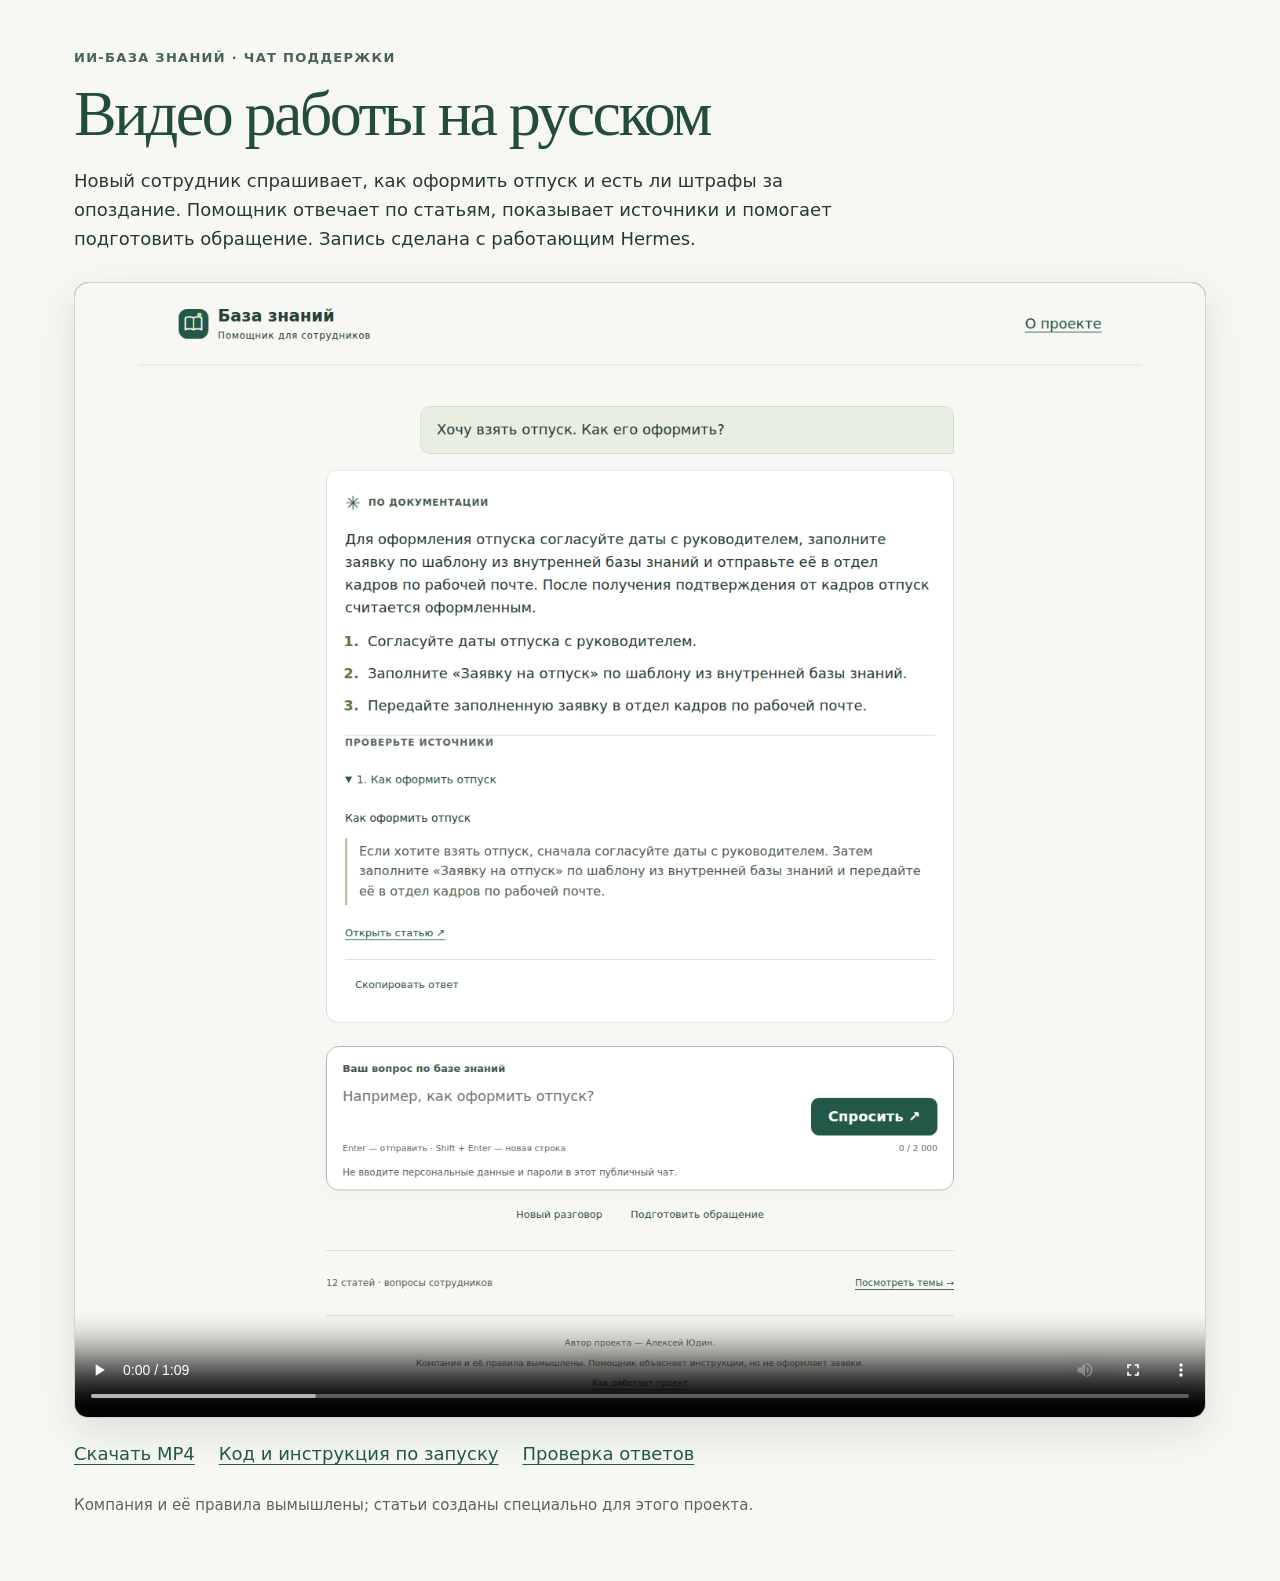
<file: index.html>
<!doctype html>
<html lang="ru">
<head>
  <meta charset="utf-8">
  <meta name="viewport" content="width=device-width,initial-scale=1">
  <meta name="description" content="Видео работы русскоязычной ИИ-базы знаний и чата поддержки: вопросы, ответы и проверяемые источники.">
  <link rel="icon" href="app/static/mark.svg" type="image/svg+xml">
  <title>ИИ-база знаний — видео работы на русском</title>
  <style>
    *{box-sizing:border-box}
    body{margin:0;background:#f7f8f3;color:#253a32;font:18px/1.6 system-ui,-apple-system,BlinkMacSystemFont,"Segoe UI",sans-serif}
    main{max-width:1180px;margin:auto;padding:48px 24px 64px}
    h1{font:normal clamp(38px,5vw,64px)/1.1 Georgia,serif;letter-spacing:-.04em;color:#234c3c;margin:10px 0 18px}
    p{max-width:780px;margin:0 0 28px}
    .eyebrow{font-size:13px;font-weight:700;letter-spacing:.1em;text-transform:uppercase;color:#476452}
    video{display:block;width:100%;height:auto;background:#1d2822;border:1px solid #cdd8cc;border-radius:14px;box-shadow:0 14px 40px #24432a22}
    .links{display:flex;flex-wrap:wrap;gap:12px 24px;margin-top:22px}
    a{color:#235747;text-underline-offset:4px}
    a:focus-visible,video:focus-visible{outline:3px solid #446cbb;outline-offset:4px}
    small{display:block;margin-top:24px;color:#59655e}
  </style>
</head>
<body>
  <main>
    <div class="eyebrow">ИИ-база знаний · чат поддержки</div>
    <h1>Видео работы на русском</h1>
    <p>Новый сотрудник спрашивает, как оформить отпуск и есть ли штрафы за опоздание. Помощник отвечает по статьям, показывает источники и помогает подготовить обращение. Запись сделана с работающим Hermes.</p>
    <video controls playsinline preload="metadata" poster="artifacts/answer-desktop.png" aria-label="Видео работы ИИ-помощника по базе знаний">
      <source src="artifacts/demo.mp4" type="video/mp4">
      <source src="artifacts/demo.webm" type="video/webm">
      Ваш браузер не поддерживает воспроизведение видео.
    </video>
    <nav class="links" aria-label="Ссылки проекта">
      <a href="artifacts/demo.mp4" download>Скачать MP4</a>
      <a href="https://github.com/pzzz404/hermes-knowledge-assistant">Код и инструкция по запуску</a>
      <a href="https://github.com/pzzz404/hermes-knowledge-assistant/blob/main/docs/EVALUATION.md">Проверка ответов</a>
    </nav>
    <small>Компания и её правила вымышлены; статьи созданы специально для этого проекта.</small>
  </main>
</body>
</html>
</file>
